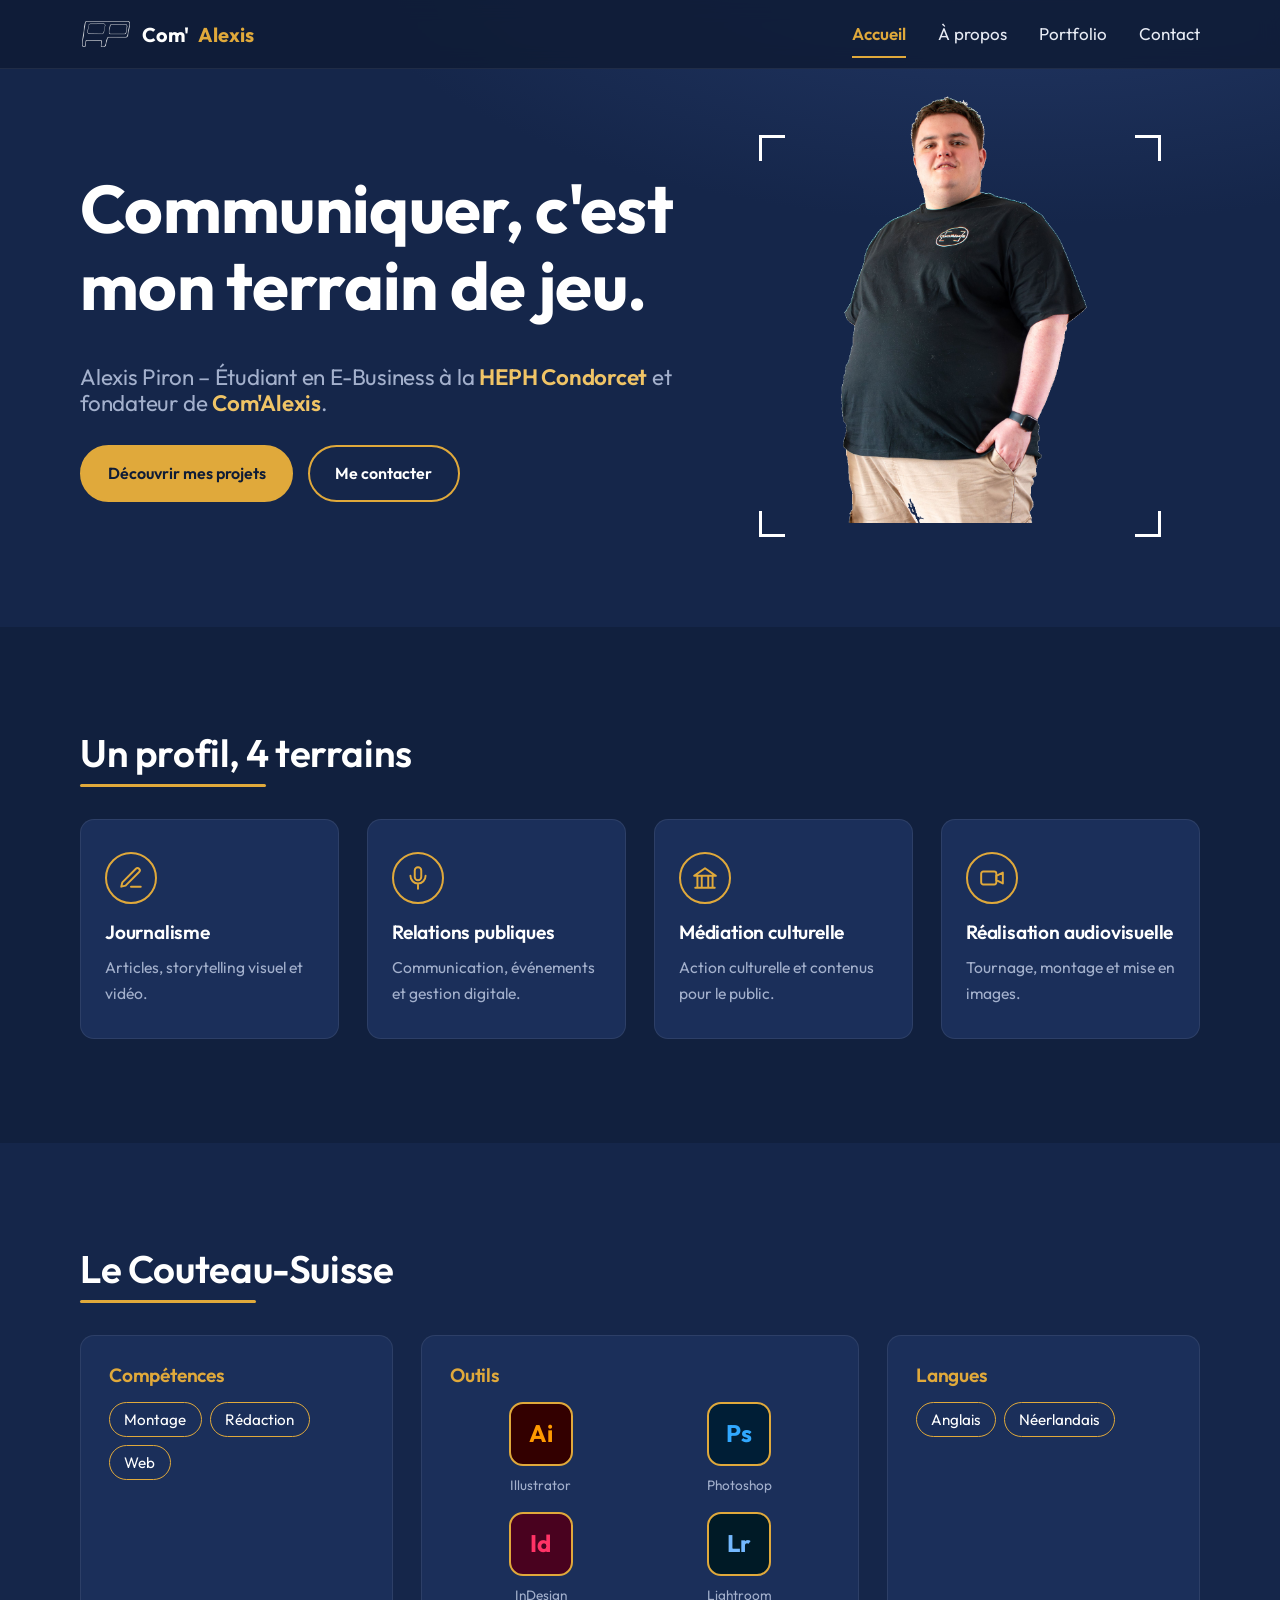
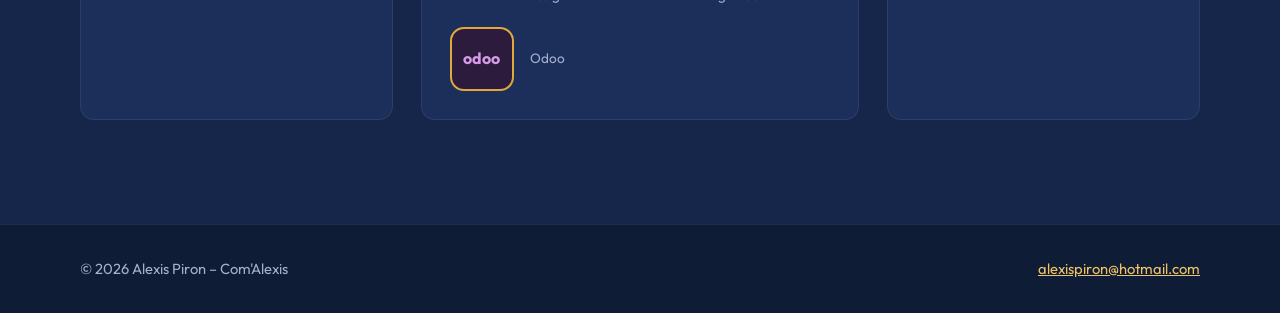
<file: index.html>
<!DOCTYPE html>
<html lang="fr">
<head>
  <meta charset="UTF-8">
  <meta name="viewport" content="width=device-width, initial-scale=1">
  <title>Alexis Piron – Portfolio | Com'Alexis</title>
  <meta name="description" content="Alexis Piron, étudiant en E-Business et fondateur de l'agence Com'Alexis : journalisme, relations publiques, médiation culturelle et réalisation audiovisuelle.">
  <link rel="preconnect" href="https://fonts.googleapis.com">
  <link rel="preconnect" href="https://fonts.gstatic.com" crossorigin>
  <link href="https://fonts.googleapis.com/css2?family=Outfit:wght@400;500;600;700&display=swap" rel="stylesheet">
  <link rel="icon" type="image/png" href="img/favicon.png">
  <link rel="stylesheet" href="css/style.css">
</head>
<body>
  <a class="skip" href="#main">Aller au contenu</a>
  <header class="site-header">
    <nav class="container nav" aria-label="Navigation principale">
      <a class="brand" href="index.html"><img class="brand-logo" src="img/logo-ap.png" alt="" width="52" height="30">Com'<b>Alexis</b></a>
      <button class="nav-toggle" aria-expanded="false" aria-controls="menu" aria-label="Ouvrir le menu">&#9776;</button>
      <ul class="nav-list" id="menu">
        <li><a href="index.html" aria-current="page">Accueil</a></li>
        <li><a href="a-propos.html">À propos</a></li>
        <li><a href="portfolio.html">Portfolio</a></li>
        <li><a href="contact.html">Contact</a></li>
      </ul>
    </nav>
  </header>
  <main id="main">

    <section class="hero">
      <div class="container hero-grid">
        <div>
          <h1>Communiquer, c'est mon terrain de jeu.</h1>
          <h2>Alexis Piron – Étudiant en E-Business à la <strong>HEPH Condorcet</strong> et fondateur de <strong>Com'Alexis</strong>.</h2>
          <div class="btn-row">
            <a class="btn btn--primary" href="portfolio.html">Découvrir mes projets</a>
            <a class="btn btn--ghost" href="contact.html">Me contacter</a>
          </div>
        </div>
        <div class="frame portrait">
          <span class="corners" aria-hidden="true"><i></i><i></i><i></i><i></i></span>
          <img src="img/alexis.png" alt="Alexis Piron, fondateur de Com'Alexis" width="450" height="700">
        </div>
      </div>
    </section>

    <section class="section section--alt" aria-labelledby="terrains">
      <div class="container">
        <h2 class="section-title" id="terrains">Un profil, 4 terrains</h2>
        <div class="grid-4">
          <article class="terrain"><div class="ico"><svg viewBox="0 0 24 24" fill="none" stroke="currentColor" stroke-width="1.8" stroke-linecap="round" stroke-linejoin="round" aria-hidden="true"><path d="M12 20h9"/><path d="M16.5 3.5a2.1 2.1 0 013 3L7 19l-4 1 1-4z"/></svg></div><h3>Journalisme</h3><p>Articles, storytelling visuel et vidéo.</p></article>
          <article class="terrain"><div class="ico"><svg viewBox="0 0 24 24" fill="none" stroke="currentColor" stroke-width="1.8" stroke-linecap="round" stroke-linejoin="round" aria-hidden="true"><rect x="9" y="2" width="6" height="12" rx="3"/><path d="M5 10a7 7 0 0014 0M12 17v5"/></svg></div><h3>Relations publiques</h3><p>Communication, événements et gestion digitale.</p></article>
          <article class="terrain"><div class="ico"><svg viewBox="0 0 24 24" fill="none" stroke="currentColor" stroke-width="1.8" stroke-linecap="round" stroke-linejoin="round" aria-hidden="true"><path d="M3 21h18M5 21V10M19 21V10M9 21V10M15 21V10M2 10l10-7 10 7z"/></svg></div><h3>Médiation culturelle</h3><p>Action culturelle et contenus pour le public.</p></article>
          <article class="terrain"><div class="ico"><svg viewBox="0 0 24 24" fill="none" stroke="currentColor" stroke-width="1.8" stroke-linecap="round" stroke-linejoin="round" aria-hidden="true"><rect x="2" y="6" width="14" height="12" rx="2"/><path d="M16 10l6-3v10l-6-3z"/></svg></div><h3>Réalisation audiovisuelle</h3><p>Tournage, montage et mise en images.</p></article>
        </div>
      </div>
    </section>

    <section class="section" aria-labelledby="couteau">
      <div class="container">
        <h2 class="section-title" id="couteau">Le Couteau-Suisse</h2>
        <div class="skills-grid">
          <div class="skill-block">
            <h3>Compétences</h3>
            <ul class="tags"><li>Montage</li><li>Rédaction</li><li>Web</li></ul>
          </div>
          <div class="skill-block">
            <h3>Outils</h3>
            <div class="tools">
              <div class="tool tool--ai"><span>Ai</span>Illustrator</div>
              <div class="tool tool--ps"><span>Ps</span>Photoshop</div>
              <div class="tool tool--id"><span>Id</span>InDesign</div>
              <div class="tool tool--lr"><span>Lr</span>Lightroom</div>
            </div>
            <div class="tools tools--odoo"><div class="tool tool--odoo"><span>odoo</span>Odoo</div></div>
          </div>
          <div class="skill-block">
            <h3>Langues</h3>
            <ul class="tags"><li>Anglais</li><li>Néerlandais</li></ul>
          </div>
        </div>
      </div>
    </section>
  </main>
  <footer class="site-footer">
    <div class="container footer-inner">
      <p style="margin:0">© 2026 Alexis Piron – Com'Alexis</p>
      <p style="margin:0"><a href="mailto:alexispiron@hotmail.com">alexispiron@hotmail.com</a></p>
    </div>
  </footer>
  <script src="js/main.js"></script>
</body>
</html>
</file>
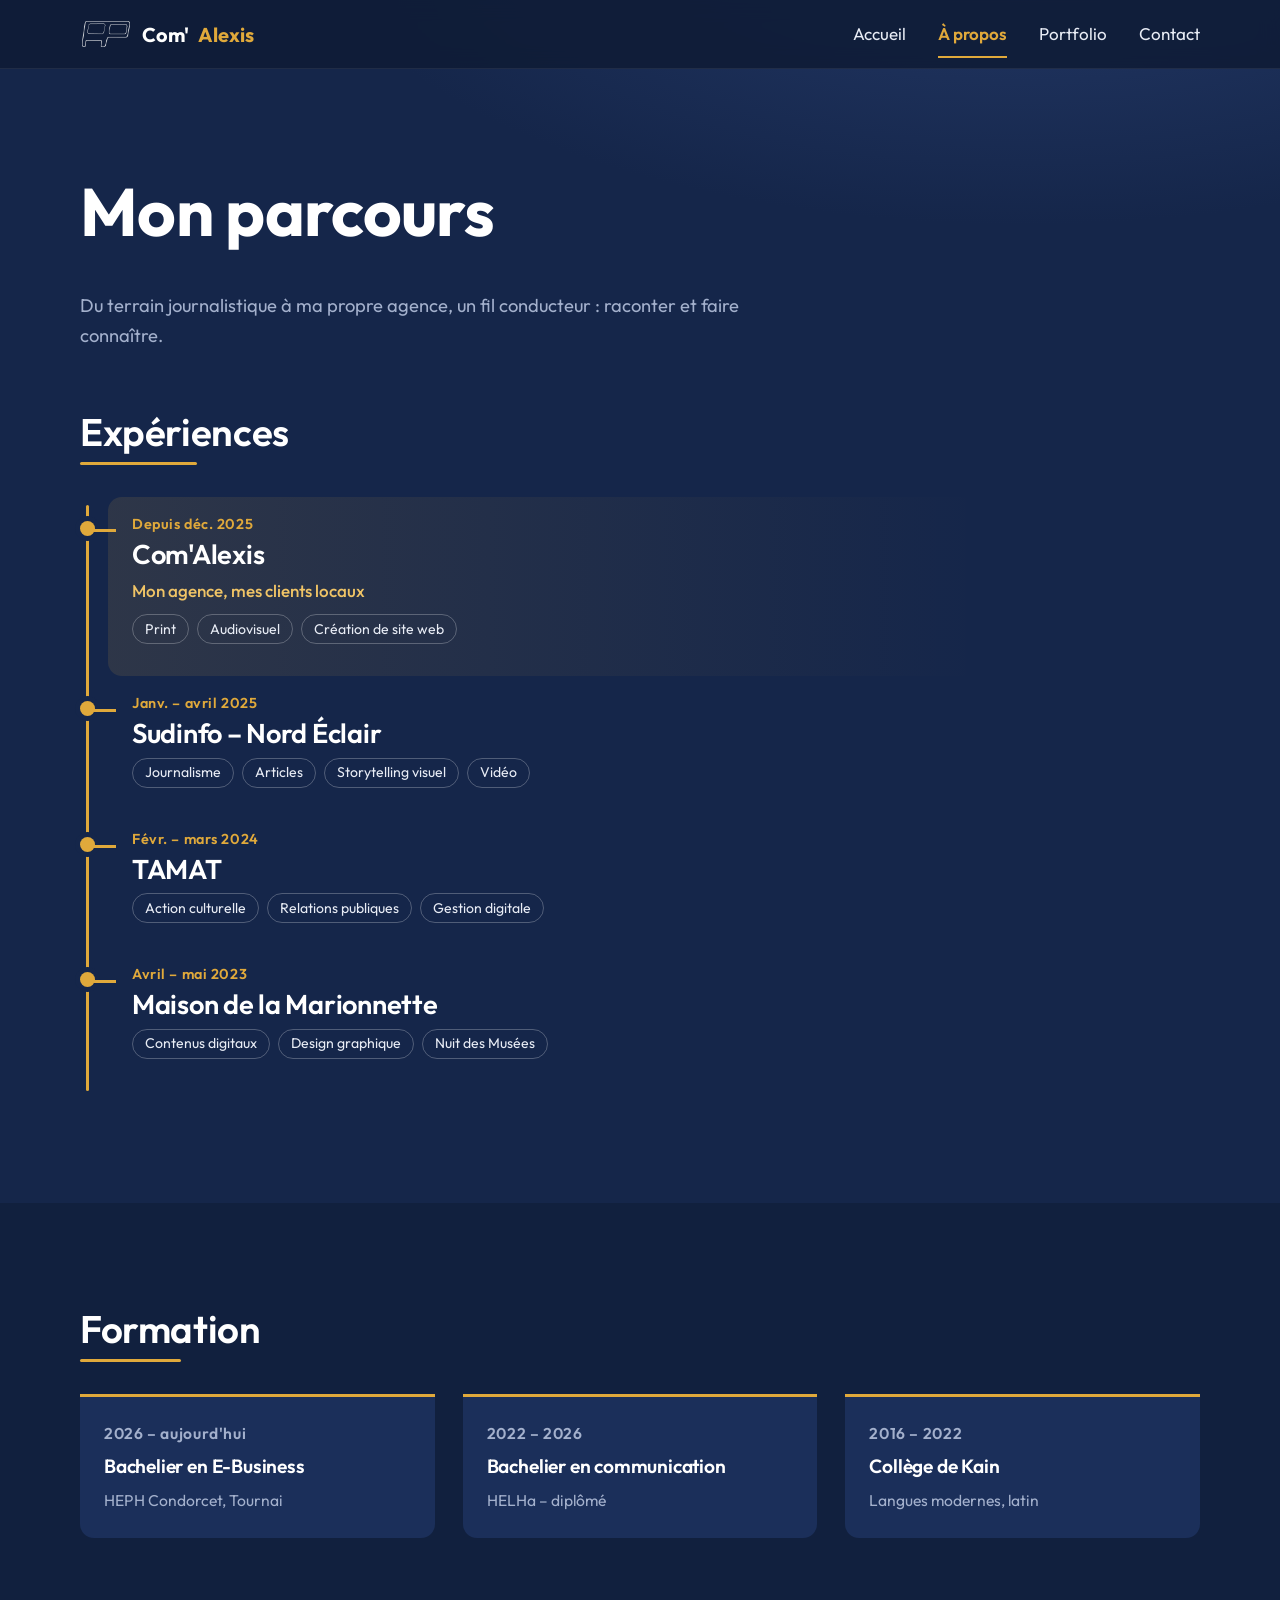
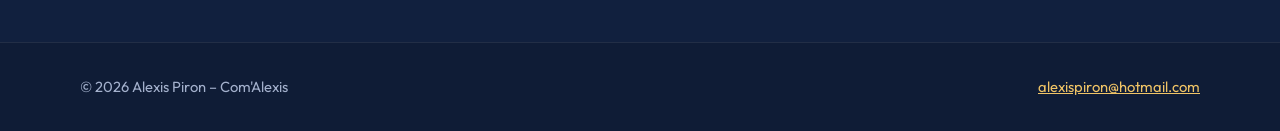
<file: a-propos.html>
<!DOCTYPE html>
<html lang="fr">
<head>
  <meta charset="UTF-8">
  <meta name="viewport" content="width=device-width, initial-scale=1">
  <title>Mon parcours – Alexis Piron</title>
  <meta name="description" content="Expériences et formation d'Alexis Piron : Com'Alexis, Sudinfo - Nord Éclair, TAMAT, Maison de la Marionnette.">
  <link rel="preconnect" href="https://fonts.googleapis.com">
  <link rel="preconnect" href="https://fonts.gstatic.com" crossorigin>
  <link href="https://fonts.googleapis.com/css2?family=Outfit:wght@400;500;600;700&display=swap" rel="stylesheet">
  <link rel="icon" type="image/png" href="img/favicon.png">
  <link rel="stylesheet" href="css/style.css">
</head>
<body>
  <a class="skip" href="#main">Aller au contenu</a>
  <header class="site-header">
    <nav class="container nav" aria-label="Navigation principale">
      <a class="brand" href="index.html"><img class="brand-logo" src="img/logo-ap.png" alt="" width="52" height="30">Com'<b>Alexis</b></a>
      <button class="nav-toggle" aria-expanded="false" aria-controls="menu" aria-label="Ouvrir le menu">&#9776;</button>
      <ul class="nav-list" id="menu">
        <li><a href="index.html">Accueil</a></li>
        <li><a href="a-propos.html" aria-current="page">À propos</a></li>
        <li><a href="portfolio.html">Portfolio</a></li>
        <li><a href="contact.html">Contact</a></li>
      </ul>
    </nav>
  </header>
  <main id="main">

    <section class="section">
      <div class="container">
        <h1>Mon parcours</h1>
        <p class="lead">Du terrain journalistique à ma propre agence, un fil conducteur : raconter et faire connaître.</p>

        <h2 class="section-title" style="margin-top:2.5rem">Expériences</h2>
        <ol class="timeline">
          <li class="t-item t-item--now">
            <p class="t-date">Depuis déc. 2025</p>
            <h3>Com'Alexis</h3>
            <p class="t-claim">Mon agence, mes clients locaux</p>
            <ul class="tags"><li>Print</li><li>Audiovisuel</li><li>Création de site web</li></ul>
          </li>
          <li class="t-item">
            <p class="t-date">Janv. – avril 2025</p>
            <h3>Sudinfo – Nord Éclair</h3>
            <ul class="tags"><li>Journalisme</li><li>Articles</li><li>Storytelling visuel</li><li>Vidéo</li></ul>
          </li>
          <li class="t-item">
            <p class="t-date">Févr. – mars 2024</p>
            <h3>TAMAT</h3>
            <ul class="tags"><li>Action culturelle</li><li>Relations publiques</li><li>Gestion digitale</li></ul>
          </li>
          <li class="t-item">
            <p class="t-date">Avril – mai 2023</p>
            <h3>Maison de la Marionnette</h3>
            <ul class="tags"><li>Contenus digitaux</li><li>Design graphique</li><li>Nuit des Musées</li></ul>
          </li>
        </ol>
      </div>
    </section>

    <section class="section section--alt" aria-labelledby="formation">
      <div class="container">
        <h2 class="section-title" id="formation">Formation</h2>
        <div class="edu">
          <article class="edu-card"><p class="t-date">2026 – aujourd'hui</p><h3>Bachelier en E-Business</h3><p>HEPH Condorcet, Tournai</p></article>
          <article class="edu-card"><p class="t-date">2022 – 2026</p><h3>Bachelier en communication</h3><p>HELHa – diplômé</p></article>
          <article class="edu-card"><p class="t-date">2016 – 2022</p><h3>Collège de Kain</h3><p>Langues modernes, latin</p></article>
        </div>
      </div>
    </section>
  </main>
  <footer class="site-footer">
    <div class="container footer-inner">
      <p style="margin:0">© 2026 Alexis Piron – Com'Alexis</p>
      <p style="margin:0"><a href="mailto:alexispiron@hotmail.com">alexispiron@hotmail.com</a></p>
    </div>
  </footer>
  <script src="js/main.js"></script>
</body>
</html>
</file>
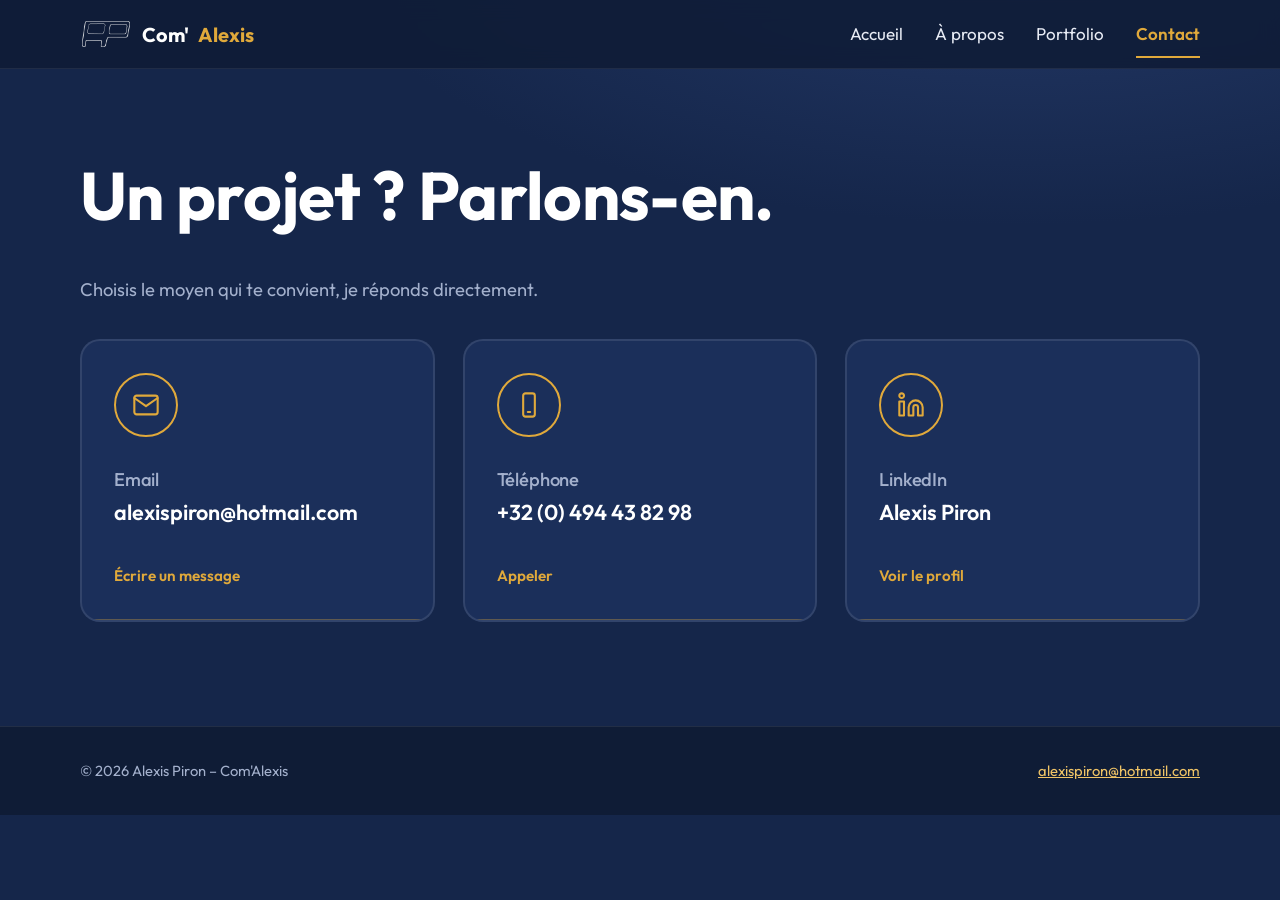
<file: contact.html>
<!DOCTYPE html>
<html lang="fr">
<head>
  <meta charset="UTF-8">
  <meta name="viewport" content="width=device-width, initial-scale=1">
  <title>Contact – Alexis Piron</title>
  <meta name="description" content="Contacter Alexis Piron par email, téléphone ou LinkedIn.">
  <link rel="preconnect" href="https://fonts.googleapis.com">
  <link rel="preconnect" href="https://fonts.gstatic.com" crossorigin>
  <link href="https://fonts.googleapis.com/css2?family=Outfit:wght@400;500;600;700&display=swap" rel="stylesheet">
  <link rel="icon" type="image/png" href="img/favicon.png">
  <link rel="stylesheet" href="css/style.css">
</head>
<body>
  <a class="skip" href="#main">Aller au contenu</a>
  <header class="site-header">
    <nav class="container nav" aria-label="Navigation principale">
      <a class="brand" href="index.html"><img class="brand-logo" src="img/logo-ap.png" alt="" width="52" height="30">Com'<b>Alexis</b></a>
      <button class="nav-toggle" aria-expanded="false" aria-controls="menu" aria-label="Ouvrir le menu">&#9776;</button>
      <ul class="nav-list" id="menu">
        <li><a href="index.html">Accueil</a></li>
        <li><a href="a-propos.html">À propos</a></li>
        <li><a href="portfolio.html">Portfolio</a></li>
        <li><a href="contact.html" aria-current="page">Contact</a></li>
      </ul>
    </nav>
  </header>
  <main id="main">

    <section class="contact-hero">
      <div class="container">
        <h1>Un projet ? Parlons-en.</h1>
        <p class="lead">Choisis le moyen qui te convient, je réponds directement.</p>
      </div>
    </section>
    <section>
      <div class="container cards-3">
        <a class="contact-card" href="mailto:alexispiron@hotmail.com">
          <div class="ico"><svg viewBox="0 0 24 24" fill="none" stroke="currentColor" stroke-width="1.8" stroke-linecap="round" stroke-linejoin="round" aria-hidden="true"><rect x="2" y="4" width="20" height="16" rx="2"/><path d="M2 6l10 7 10-7"/></svg></div>
          <div><h2>Email</h2><p class="value">alexispiron@hotmail.com</p></div>
          <p class="go">Écrire un message</p>
        </a>
        <a class="contact-card" href="tel:+32494438298">
          <div class="ico"><svg viewBox="0 0 24 24" fill="none" stroke="currentColor" stroke-width="1.8" stroke-linecap="round" stroke-linejoin="round" aria-hidden="true"><rect x="7" y="2" width="10" height="20" rx="2"/><path d="M11 18h2"/></svg></div>
          <div><h2>Téléphone</h2><p class="value">+32 (0) 494 43 82 98</p></div>
          <p class="go">Appeler</p>
        </a>
        <a class="contact-card" href="https://www.linkedin.com/in/VOTRE-PROFIL" target="_blank" rel="noopener noreferrer">
          <div class="ico"><svg viewBox="0 0 24 24" fill="none" stroke="currentColor" stroke-width="1.8" stroke-linecap="round" stroke-linejoin="round" aria-hidden="true"><path d="M16 8a6 6 0 016 6v7h-4v-7a2 2 0 00-4 0v7h-4v-7a6 6 0 016-6zM2 9h4v12H2zM4 2a2 2 0 110 4 2 2 0 010-4z"/></svg></div>
          <div><h2>LinkedIn</h2><p class="value">Alexis Piron</p></div>
          <p class="go">Voir le profil</p>
        </a>
      </div>
    </section>
  </main>
  <footer class="site-footer">
    <div class="container footer-inner">
      <p style="margin:0">© 2026 Alexis Piron – Com'Alexis</p>
      <p style="margin:0"><a href="mailto:alexispiron@hotmail.com">alexispiron@hotmail.com</a></p>
    </div>
  </footer>
  <script src="js/main.js"></script>
</body>
</html>
</file>
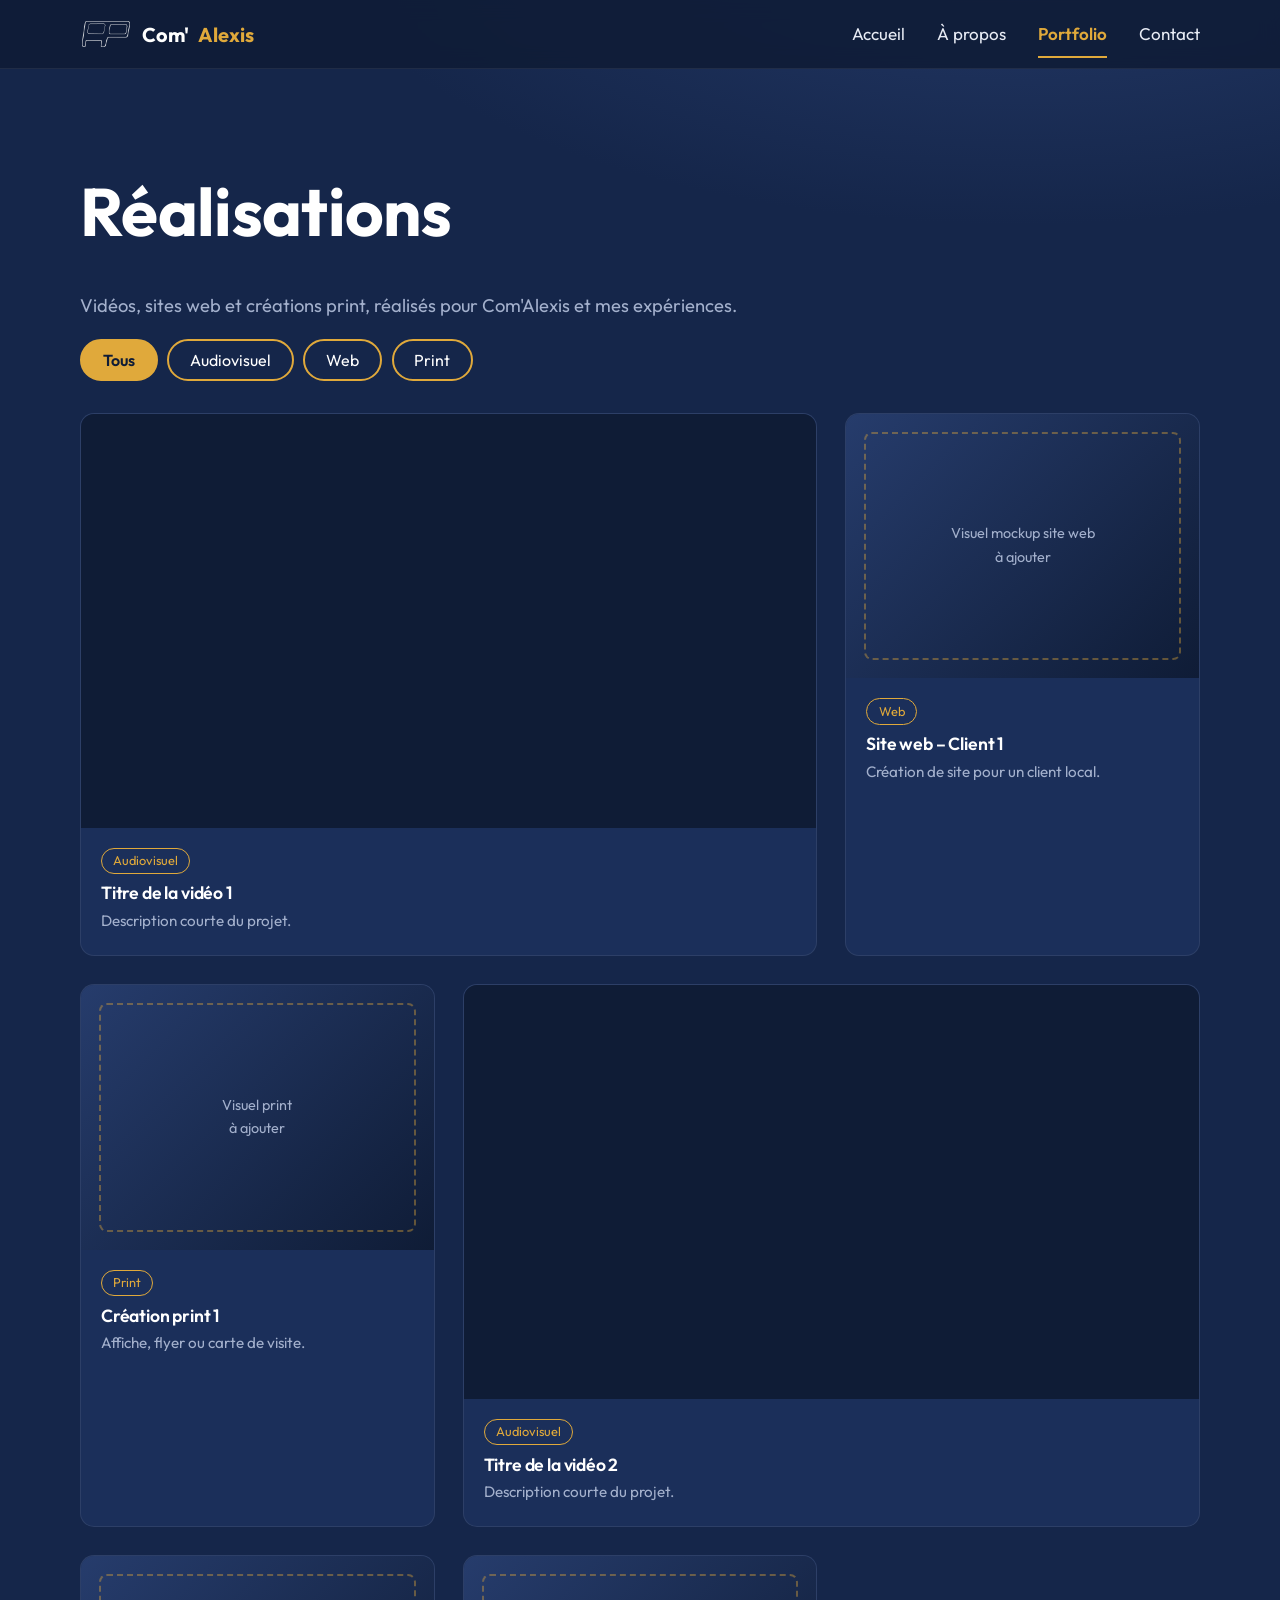
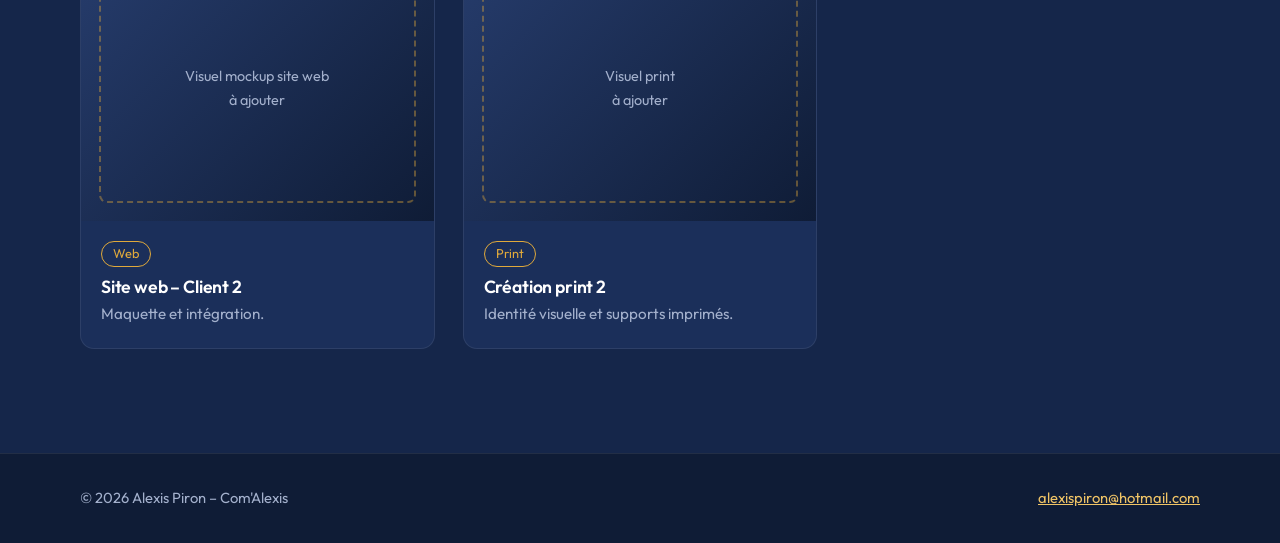
<file: portfolio.html>
<!DOCTYPE html>
<html lang="fr">
<head>
  <meta charset="UTF-8">
  <meta name="viewport" content="width=device-width, initial-scale=1">
  <title>Portfolio – Alexis Piron</title>
  <meta name="description" content="Réalisations audiovisuelles, web et print d'Alexis Piron.">
  <link rel="preconnect" href="https://fonts.googleapis.com">
  <link rel="preconnect" href="https://fonts.gstatic.com" crossorigin>
  <link href="https://fonts.googleapis.com/css2?family=Outfit:wght@400;500;600;700&display=swap" rel="stylesheet">
  <link rel="icon" type="image/png" href="img/favicon.png">
  <link rel="stylesheet" href="css/style.css">
</head>
<body>
  <a class="skip" href="#main">Aller au contenu</a>
  <header class="site-header">
    <nav class="container nav" aria-label="Navigation principale">
      <a class="brand" href="index.html"><img class="brand-logo" src="img/logo-ap.png" alt="" width="52" height="30">Com'<b>Alexis</b></a>
      <button class="nav-toggle" aria-expanded="false" aria-controls="menu" aria-label="Ouvrir le menu">&#9776;</button>
      <ul class="nav-list" id="menu">
        <li><a href="index.html">Accueil</a></li>
        <li><a href="a-propos.html">À propos</a></li>
        <li><a href="portfolio.html" aria-current="page">Portfolio</a></li>
        <li><a href="contact.html">Contact</a></li>
      </ul>
    </nav>
  </header>
  <main id="main">

    <section class="section">
      <div class="container">
        <h1>Réalisations</h1>
        <p class="lead">Vidéos, sites web et créations print, réalisés pour Com'Alexis et mes expériences.</p>
        <div class="filters" role="group" aria-label="Filtrer les projets">
          <button class="filter" data-filter="all" aria-pressed="true">Tous</button>
          <button class="filter" data-filter="audiovisuel" aria-pressed="false">Audiovisuel</button>
          <button class="filter" data-filter="web" aria-pressed="false">Web</button>
          <button class="filter" data-filter="print" aria-pressed="false">Print</button>
        </div>
        <div class="work-grid">
          <figure class="work work--wide" data-category="audiovisuel">
          <div class="video-wrap">
            <!-- Remplace VIDEO_ID par l'identifiant de ta vidéo YouTube -->
            <iframe src="https://www.youtube.com/embed/VIDEO_ID" title="Titre de la vidéo 1" loading="lazy" allow="accelerometer; encrypted-media; picture-in-picture" allowfullscreen></iframe>
          </div>
          <figcaption><span class="badge">Audiovisuel</span><h3>Titre de la vidéo 1</h3><p>Description courte du projet.</p></figcaption>
          </figure>
          <figure class="work" data-category="web">
          <!-- Remplace ce bloc par : <img src="img/ton-fichier.jpg" alt="Site web – Client 1" loading="lazy"> -->
          <div class="media-ph">Visuel mockup site web<br>à ajouter</div>
          <figcaption><span class="badge">Web</span><h3>Site web – Client 1</h3><p>Création de site pour un client local.</p></figcaption>
          </figure>
          <figure class="work" data-category="print">
          <!-- Remplace ce bloc par : <img src="img/ton-fichier.jpg" alt="Création print 1" loading="lazy"> -->
          <div class="media-ph">Visuel print<br>à ajouter</div>
          <figcaption><span class="badge">Print</span><h3>Création print 1</h3><p>Affiche, flyer ou carte de visite.</p></figcaption>
          </figure>
          <figure class="work work--wide" data-category="audiovisuel">
          <div class="video-wrap">
            <!-- Remplace VIDEO_ID par l'identifiant de ta vidéo YouTube -->
            <iframe src="https://www.youtube.com/embed/VIDEO_ID" title="Titre de la vidéo 2" loading="lazy" allow="accelerometer; encrypted-media; picture-in-picture" allowfullscreen></iframe>
          </div>
          <figcaption><span class="badge">Audiovisuel</span><h3>Titre de la vidéo 2</h3><p>Description courte du projet.</p></figcaption>
          </figure>
          <figure class="work" data-category="web">
          <!-- Remplace ce bloc par : <img src="img/ton-fichier.jpg" alt="Site web – Client 2" loading="lazy"> -->
          <div class="media-ph">Visuel mockup site web<br>à ajouter</div>
          <figcaption><span class="badge">Web</span><h3>Site web – Client 2</h3><p>Maquette et intégration.</p></figcaption>
          </figure>
          <figure class="work" data-category="print">
          <!-- Remplace ce bloc par : <img src="img/ton-fichier.jpg" alt="Création print 2" loading="lazy"> -->
          <div class="media-ph">Visuel print<br>à ajouter</div>
          <figcaption><span class="badge">Print</span><h3>Création print 2</h3><p>Identité visuelle et supports imprimés.</p></figcaption>
          </figure>
        </div>
      </div>
    </section>
  </main>
  <footer class="site-footer">
    <div class="container footer-inner">
      <p style="margin:0">© 2026 Alexis Piron – Com'Alexis</p>
      <p style="margin:0"><a href="mailto:alexispiron@hotmail.com">alexispiron@hotmail.com</a></p>
    </div>
  </footer>
  <script src="js/main.js"></script>
</body>
</html>
</file>
<file: css/style.css>
/* ==========================================================
   Portfolio Alexis Piron – Com'Alexis
   Charte : bleu nuit / doré / blanc – sans serif géométrique
   Mobile-first
   ========================================================== */

:root {
  --night-900: #0f1c36;
  --night-800: #15264a;
  --night-700: #1b2f5a;
  --night-600: #263c6c;
  --gold: #e0a93b;
  --gold-soft: #f0c466;
  --white: #ffffff;
  --text: #e8ecf5;
  --muted: #a3b0cc;
  --line: rgba(224, 169, 59, 0.35);

  --font: "Outfit", "Segoe UI", "Helvetica Neue", Arial, sans-serif;
  --radius: 14px;
  --max: 1120px;
  --gap: clamp(1rem, 3vw, 1.75rem);
  --section: clamp(3.5rem, 9vw, 6.5rem);
}

*, *::before, *::after { box-sizing: border-box; }
html { scroll-behavior: smooth; }
body {
  margin: 0;
  font-family: var(--font);
  font-size: 1.0625rem;
  line-height: 1.65;
  color: var(--text);
  background:
    radial-gradient(ellipse 80% 50% at 80% -10%, rgba(38, 60, 108, 0.9), transparent 70%),
    var(--night-800);
  background-attachment: fixed;
  -webkit-font-smoothing: antialiased;
}
img, svg, iframe { max-width: 100%; display: block; }
a { color: inherit; }
h1, h2, h3 { line-height: 1.15; margin: 0 0 .6em; color: var(--white); letter-spacing: -0.01em; }
h1 { font-size: clamp(2.2rem, 7vw, 4.2rem); font-weight: 700; }
h2 { font-size: clamp(1.6rem, 4.5vw, 2.4rem); font-weight: 600; }
h3 { font-size: 1.2rem; font-weight: 600; }
p { margin: 0 0 1em; max-width: 62ch; }

:focus-visible { outline: 3px solid var(--gold); outline-offset: 3px; border-radius: 4px; }
.skip { position: absolute; left: -999px; top: 0; background: var(--gold); color: var(--night-900); padding: .6rem 1rem; z-index: 100; }
.skip:focus { left: 0; }

.container { width: min(100% - 2.5rem, var(--max)); margin-inline: auto; }
.section { padding-block: var(--section); }
.section--alt { background: rgba(15, 28, 54, 0.55); }

/* Titre de section avec soulignement doré (repris du CV) */
.section-title { display: inline-block; margin-bottom: 2rem; }
.section-title::after {
  content: ""; display: block; width: 56%; height: 3px; margin-top: .5rem;
  background: var(--gold); border-radius: 2px;
}
.lead { color: var(--muted); font-size: 1.15rem; }

/* ---------- Header / navigation ---------- */
.site-header {
  position: sticky; top: 0; z-index: 50;
  background: rgba(15, 28, 54, 0.88);
  backdrop-filter: blur(10px);
  border-bottom: 1px solid rgba(255,255,255,.07);
}
.nav { display: flex; align-items: center; justify-content: space-between; min-height: 68px; }
.brand { text-decoration: none; font-weight: 700; font-size: 1.25rem; color: var(--white); display: flex; align-items: center; gap: .6rem; }
.brand b { color: var(--gold); font-weight: 700; }
.brand-mark { width: 34px; height: 34px; border: 2px solid var(--gold); border-radius: 50%; display: grid; place-items: center; font-size: .8rem; color: var(--white); }

.nav-toggle {
  background: none; border: 2px solid var(--gold); color: var(--white);
  width: 44px; height: 44px; border-radius: 10px; cursor: pointer; font-size: 1.3rem; line-height: 1;
}
.nav-list {
  list-style: none; margin: 0; padding: 0;
  position: absolute; inset: 68px 0 auto 0;
  background: var(--night-900);
  display: none; flex-direction: column; padding: 1rem 1.25rem 1.5rem;
  border-bottom: 1px solid var(--line);
}
.nav-list.is-open { display: flex; }
.nav-list a {
  display: block; padding: .8rem 0; text-decoration: none; color: var(--text);
  border-bottom: 1px solid rgba(255,255,255,.06);
}
.nav-list a:hover { color: var(--gold-soft); }
.nav-list a[aria-current="page"] { color: var(--gold); font-weight: 600; }

@media (min-width: 820px) {
  .nav-toggle { display: none; }
  .nav-list {
    position: static; display: flex; flex-direction: row; gap: 2rem;
    background: none; padding: 0; border: 0;
  }
  .nav-list a { border: 0; padding: .4rem 0; position: relative; }
  .nav-list a[aria-current="page"]::after, .nav-list a:hover::after {
    content: ""; position: absolute; left: 0; right: 0; bottom: -4px; height: 2px; background: var(--gold);
  }
}

/* ---------- Boutons ---------- */
.btn {
  display: inline-flex; align-items: center; justify-content: center;
  padding: .85rem 1.6rem; border-radius: 999px; font-weight: 600; font-family: inherit; font-size: 1rem;
  text-decoration: none; border: 2px solid var(--gold); cursor: pointer;
  transition: background .2s, color .2s, transform .2s;
}
.btn--primary { background: var(--gold); color: var(--night-900); }
.btn--primary:hover { background: var(--gold-soft); border-color: var(--gold-soft); }
.btn--ghost { background: transparent; color: var(--white); }
.btn--ghost:hover { background: rgba(224,169,59,.14); }
.btn-row { display: flex; flex-wrap: wrap; gap: .9rem; margin-top: 1.75rem; }

/* ---------- Hero (viseur Com'Alexis) ---------- */
.hero { padding-block: clamp(2.5rem, 7vw, 5rem) var(--section); }
.hero-grid { display: grid; gap: 2.5rem; align-items: center; }
.hero h1 { max-width: 14ch; }
.hero h2 { font-size: clamp(1.1rem, 2.6vw, 1.4rem); font-weight: 400; color: var(--muted); max-width: 40ch; }
.hero h2 strong { color: var(--gold-soft); font-weight: 600; }

.portrait { position: relative; justify-self: center; width: min(78%, 380px); aspect-ratio: 1; }
.portrait::before { /* cercle doré du logo */
  content: ""; position: absolute; inset: 0; border: 3px solid var(--gold); border-radius: 50%;
  background: radial-gradient(circle at 50% 30%, var(--night-600), var(--night-900));
}
.portrait img {
  position: absolute; left: 50%; bottom: 0; transform: translateX(-50%);
  height: 118%; width: auto; max-width: none;
  clip-path: inset(-20% 0 0 0);
}
/* coins de viseur */
.frame { position: relative; }
.frame::before, .frame::after, .frame > .frame-b::before, .frame > .frame-b::after { content: none; }
.corners { position: absolute; inset: -14px; pointer-events: none; }
.corners i { position: absolute; width: 26px; height: 26px; border: 3px solid var(--white); }
.corners i:nth-child(1) { top: 0; left: 0; border-right: 0; border-bottom: 0; }
.corners i:nth-child(2) { top: 0; right: 0; border-left: 0; border-bottom: 0; }
.corners i:nth-child(3) { bottom: 0; left: 0; border-right: 0; border-top: 0; }
.corners i:nth-child(4) { bottom: 0; right: 0; border-left: 0; border-top: 0; }

@media (min-width: 820px) {
  .hero-grid { grid-template-columns: 1.25fr 1fr; }
}

/* ---------- Grille « 4 terrains » ---------- */
.grid-4 { display: grid; gap: var(--gap); grid-template-columns: 1fr; }
@media (min-width: 560px) { .grid-4 { grid-template-columns: repeat(2, 1fr); } }
@media (min-width: 960px) { .grid-4 { grid-template-columns: repeat(4, 1fr); } }

.terrain {
  position: relative; padding: 2rem 1.5rem; border-radius: var(--radius);
  background: var(--night-700); border: 1px solid rgba(255,255,255,.08);
  transition: transform .25s, border-color .25s;
}
.terrain:hover { transform: translateY(-4px); border-color: var(--gold); }
.terrain .ico {
  width: 52px; height: 52px; border: 2px solid var(--gold); border-radius: 50%;
  display: grid; place-items: center; margin-bottom: 1.1rem; color: var(--gold);
}
.terrain .ico svg { width: 26px; height: 26px; }
.terrain p { color: var(--muted); font-size: .98rem; margin: 0; }

/* ---------- Compétences ---------- */
.skills-grid { display: grid; gap: var(--gap); }
@media (min-width: 820px) { .skills-grid { grid-template-columns: 1fr 1.4fr 1fr; } }
.skill-block { background: var(--night-700); border-radius: var(--radius); padding: 1.75rem; border: 1px solid rgba(255,255,255,.08); }
.skill-block h3 { color: var(--gold); margin-bottom: 1rem; }
.tags { list-style: none; margin: 0; padding: 0; display: flex; flex-wrap: wrap; gap: .5rem; }
.tags li { border: 1.5px solid var(--gold); border-radius: 999px; padding: .25rem .9rem; font-size: .95rem; color: var(--white); }

.tools { display: grid; grid-template-columns: repeat(2, 1fr); gap: 1rem; }
.tool { text-align: center; font-size: .85rem; color: var(--muted); }
.tool span {
  display: grid; place-items: center; width: 64px; height: 64px; margin: 0 auto .5rem;
  border: 2px solid var(--gold); border-radius: 14px; font-weight: 700; font-size: 1.5rem;
}
.tool--ai span { background: #330000; color: #ff9a00; }
.tool--ps span { background: #001e36; color: #31a8ff; }
.tool--id span { background: #49021f; color: #ff3366; }
.tool--lr span { background: #001a26; color: #74b9ff; }
.tool--odoo span { background: #2d1b3d; color: #d59be8; font-size: 1rem; }
.tools--odoo { margin-top: 1.25rem; }
.tools--odoo .tool { grid-column: 1 / -1; display: flex; align-items: center; gap: 1rem; text-align: left; }
.tools--odoo .tool span { margin: 0; }

/* ---------- Timeline verticale ---------- */
.timeline { list-style: none; margin: 0; padding: 0 0 0 1.75rem; position: relative; }
.timeline::before { content: ""; position: absolute; left: 6px; top: 8px; bottom: 8px; width: 3px; background: var(--gold); border-radius: 2px; }
.t-item { position: relative; padding: 0 0 2.5rem 1.5rem; }
.t-item::before { /* point + trait horizontal comme dans le CV */
  content: ""; position: absolute; left: -1.75rem; top: .55rem; width: 15px; height: 15px; border-radius: 50%;
  background: var(--gold); box-shadow: 0 0 0 5px var(--night-800);
}
.t-item::after { content: ""; position: absolute; left: -.9rem; top: 1.05rem; width: 1.4rem; height: 3px; background: var(--gold); }
.t-date { color: var(--gold); font-weight: 600; font-size: .9rem; letter-spacing: .04em; margin: 0 0 .15rem; }
.t-item h3 { font-size: clamp(1.25rem, 3.5vw, 1.7rem); margin-bottom: .4rem; }
.t-item .tags { margin-top: .5rem; }
.t-item .tags li { border-color: rgba(255,255,255,.25); color: var(--text); font-size: .88rem; padding: .15rem .75rem; }
.t-item--now { background: linear-gradient(90deg, rgba(224,169,59,.12), transparent 80%); border-radius: var(--radius); padding: 1rem 1rem 2rem 1.5rem; margin-bottom: 1rem; }
.t-item--now::before { top: 1.5rem; }
.t-item--now::after { top: 2rem; }
.t-claim { color: var(--gold-soft); font-weight: 500; margin-bottom: .6rem; }

.edu { display: grid; gap: var(--gap); }
@media (min-width: 820px) { .edu { grid-template-columns: repeat(3, 1fr); } }
.edu-card { border-top: 3px solid var(--gold); background: var(--night-700); padding: 1.5rem; border-radius: 0 0 var(--radius) var(--radius); }
.edu-card .t-date { margin-bottom: .5rem; }
.edu-card p { color: var(--muted); margin: 0; font-size: .98rem; }

/* ---------- Portfolio ---------- */
.filters { display: flex; flex-wrap: wrap; gap: .6rem; margin-bottom: 2rem; }
.filter {
  font-family: inherit; font-size: 1rem; cursor: pointer; padding: .55rem 1.3rem; border-radius: 999px;
  border: 2px solid var(--gold); background: transparent; color: var(--white); transition: background .2s, color .2s;
}
.filter:hover { background: rgba(224,169,59,.15); }
.filter[aria-pressed="true"] { background: var(--gold); color: var(--night-900); font-weight: 600; }

.work-grid { display: grid; gap: var(--gap); grid-template-columns: 1fr; }
@media (min-width: 640px) { .work-grid { grid-template-columns: repeat(2, 1fr); } }
@media (min-width: 1000px) { .work-grid { grid-template-columns: repeat(3, 1fr); } }
.work { background: var(--night-700); border-radius: var(--radius); overflow: hidden; border: 1px solid rgba(255,255,255,.08); margin: 0; display: flex; flex-direction: column; }
.work[hidden] { display: none; }
.work--wide { grid-column: 1 / -1; }
@media (min-width: 1000px) { .work--wide { grid-column: span 2; } }

.video-wrap { position: relative; aspect-ratio: 16 / 9; background: var(--night-900); }
.video-wrap iframe { position: absolute; inset: 0; width: 100%; height: 100%; border: 0; }

.media-ph {
  aspect-ratio: 4 / 3; display: grid; place-items: center; text-align: center; padding: 1rem;
  background: linear-gradient(135deg, var(--night-600), var(--night-900));
  color: var(--muted); font-size: .9rem; position: relative;
}
.media-ph::before { content: ""; position: absolute; inset: 18px; border: 2px dashed rgba(224,169,59,.4); border-radius: 8px; }
.work img { width: 100%; aspect-ratio: 4 / 3; object-fit: cover; }

.work figcaption, .work-body { padding: 1.1rem 1.25rem 1.4rem; }
.work h3 { margin-bottom: .25rem; font-size: 1.1rem; }
.work p { margin: 0; color: var(--muted); font-size: .95rem; }
.badge { display: inline-block; margin-bottom: .6rem; padding: .1rem .7rem; border: 1.5px solid var(--gold); border-radius: 999px; color: var(--gold); font-size: .8rem; }

/* ---------- Contact ---------- */
.contact-hero { padding-block: clamp(3rem, 8vw, 5.5rem) 1rem; }
.cards-3 { display: grid; gap: var(--gap); grid-template-columns: 1fr; padding-bottom: var(--section); }
@media (min-width: 820px) { .cards-3 { grid-template-columns: repeat(3, 1fr); } }

.contact-card {
  position: relative; display: flex; flex-direction: column; justify-content: space-between; gap: 2rem;
  min-height: 280px; padding: 2rem; text-decoration: none; overflow: hidden;
  background: var(--night-700); border: 2px solid rgba(255,255,255,.1); border-radius: 20px;
  transition: transform .3s, border-color .3s, background .3s, box-shadow .3s;
}
.contact-card::before { /* balayage doré au survol */
  content: ""; position: absolute; inset: 0; background: var(--gold);
  transform: translateY(100%); transition: transform .35s ease; z-index: 0;
}
.contact-card > * { position: relative; z-index: 1; transition: color .3s; }
.contact-card .ico { width: 64px; height: 64px; border: 2px solid var(--gold); border-radius: 50%; display: grid; place-items: center; color: var(--gold); transition: border-color .3s, color .3s; }
.contact-card .ico svg { width: 28px; height: 28px; }
.contact-card h2 { font-size: 1.15rem; font-weight: 500; color: var(--muted); margin-bottom: .3rem; }
.contact-card .value { font-size: clamp(1.1rem, 2.2vw, 1.35rem); font-weight: 600; color: var(--white); overflow-wrap: anywhere; margin: 0; }
.contact-card .go { font-size: .95rem; color: var(--gold); font-weight: 600; margin: 0; }
.contact-card:hover, .contact-card:focus-visible { transform: translateY(-8px); border-color: var(--gold); box-shadow: 0 20px 40px rgba(0,0,0,.35); }
.contact-card:hover::before, .contact-card:focus-visible::before { transform: translateY(0); }
.contact-card:hover h2, .contact-card:hover .value, .contact-card:hover .go,
.contact-card:focus-visible h2, .contact-card:focus-visible .value, .contact-card:focus-visible .go { color: var(--night-900); }
.contact-card:hover .ico, .contact-card:focus-visible .ico { color: var(--night-900); border-color: var(--night-900); }

/* ---------- Footer ---------- */
.site-footer { border-top: 1px solid rgba(255,255,255,.08); background: var(--night-900); padding-block: 2rem; color: var(--muted); font-size: .92rem; }
.footer-inner { display: flex; flex-wrap: wrap; justify-content: space-between; gap: 1rem; }
.site-footer a { color: var(--gold-soft); }

/* ---------- Accessibilité mouvement ---------- */
@media (prefers-reduced-motion: reduce) {
  * { transition: none !important; scroll-behavior: auto !important; }
}

.brand-logo { width: 52px; height: auto; }
</file>
